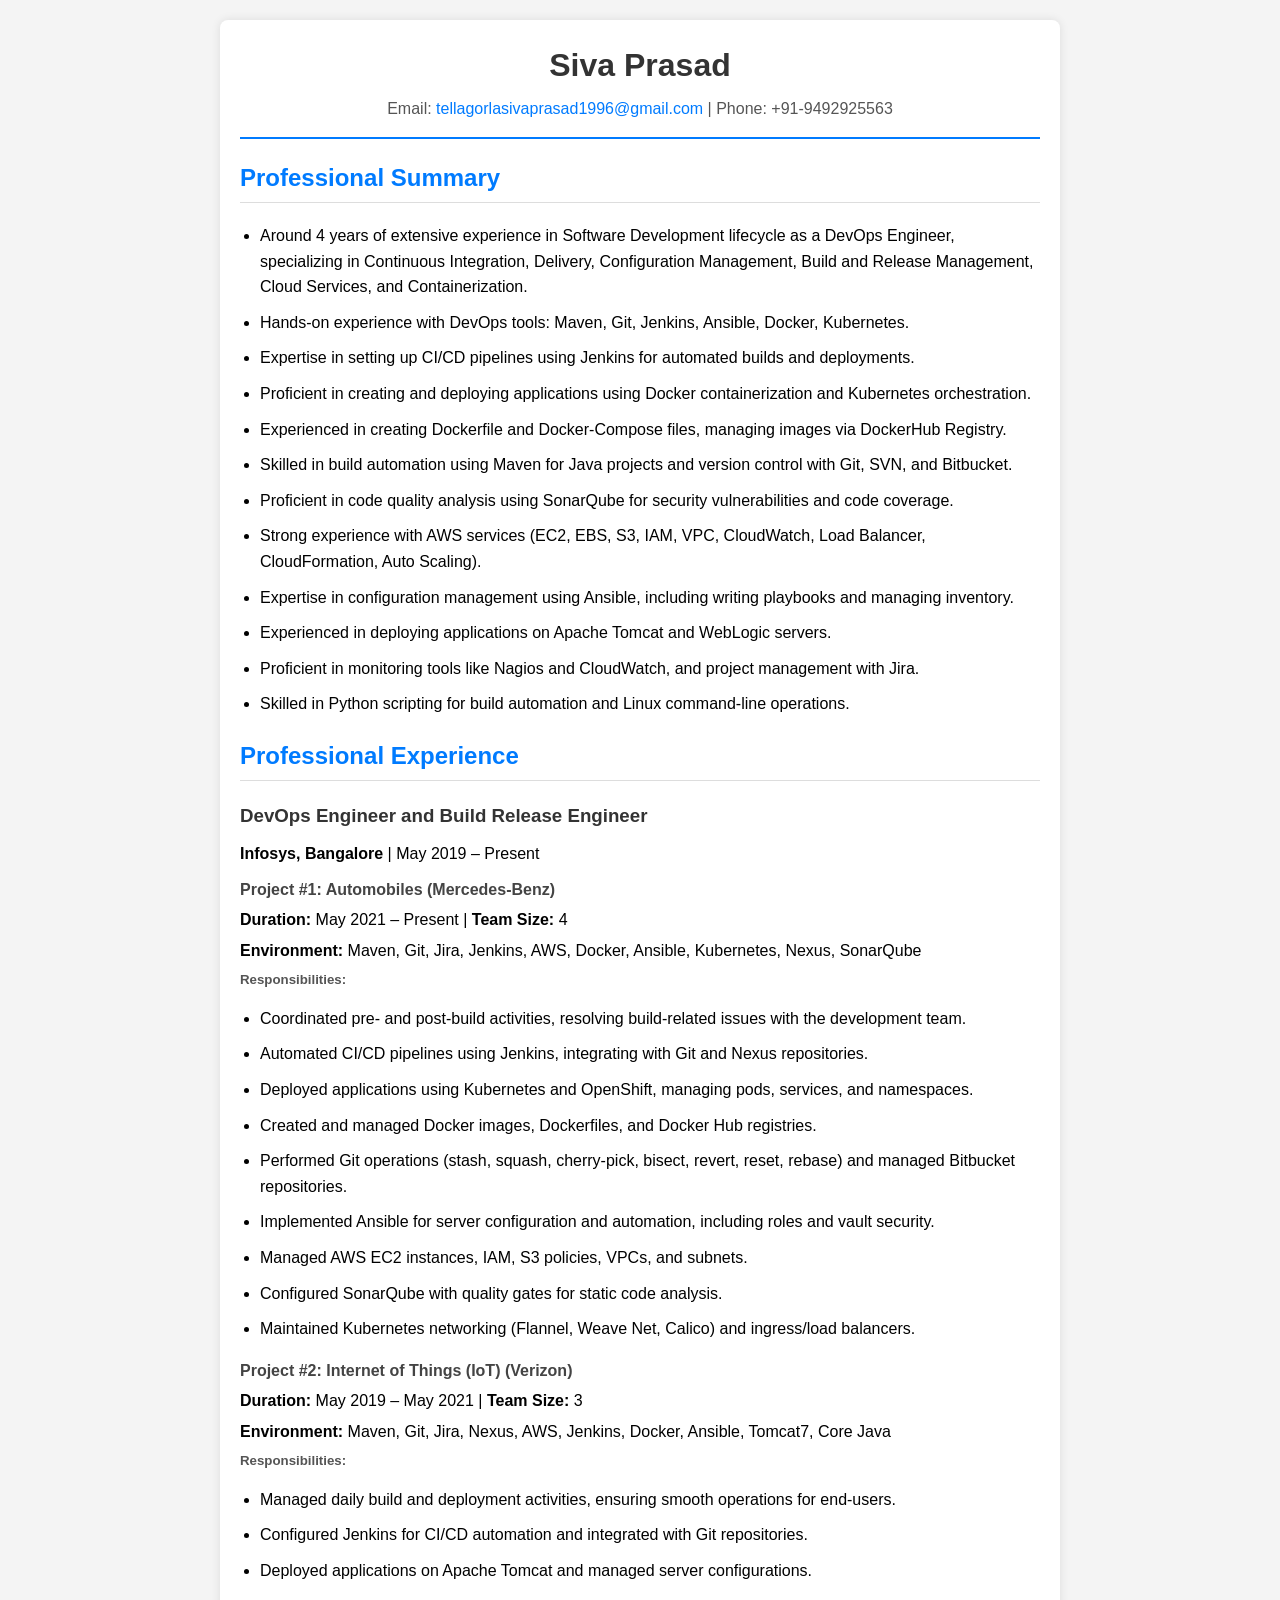
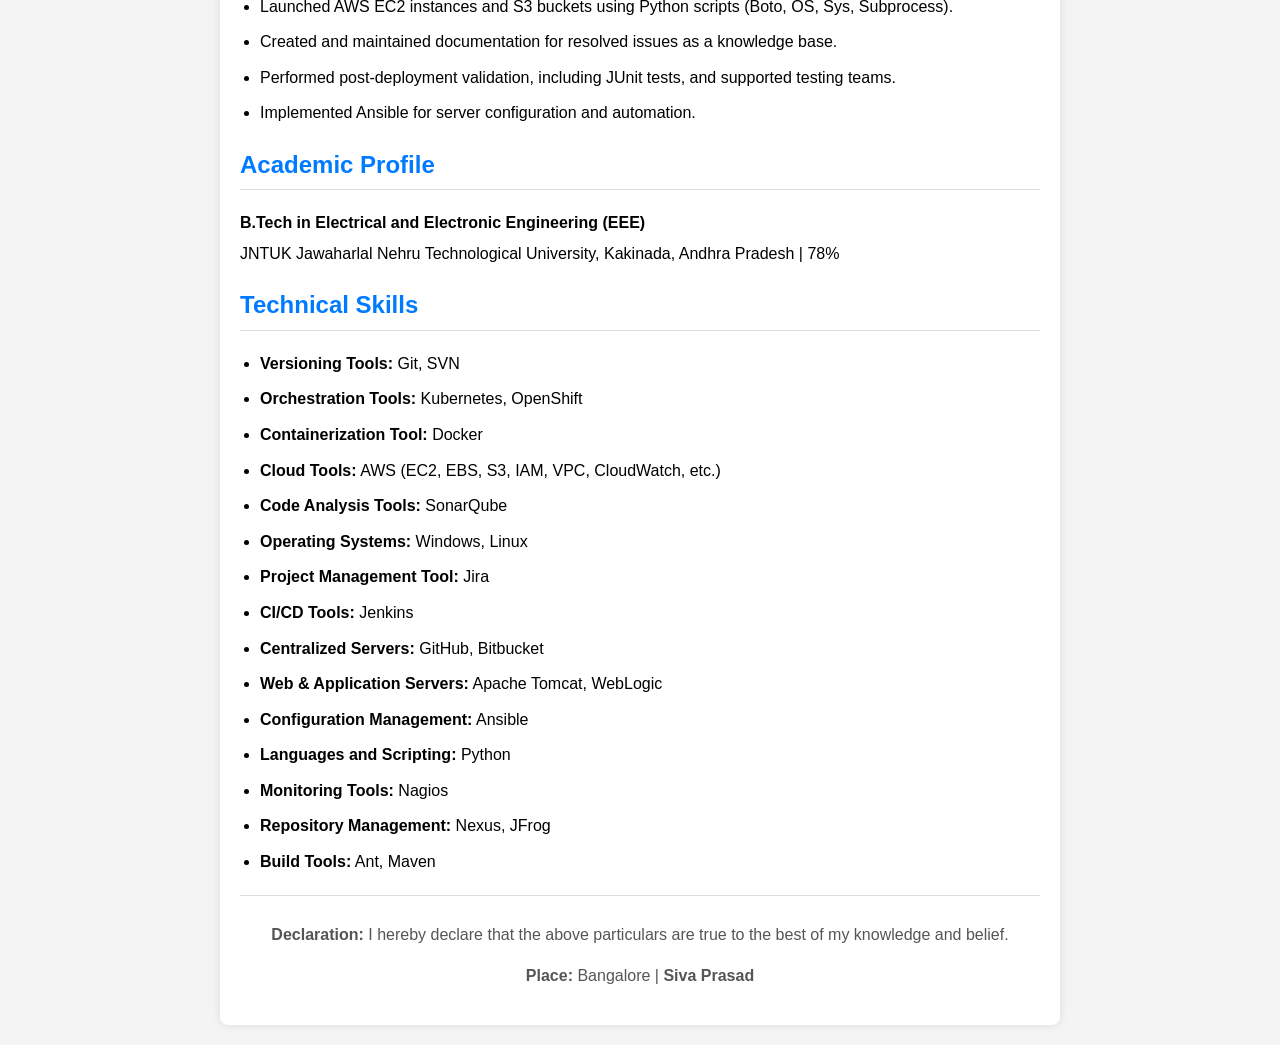
<file: index.html>
<!DOCTYPE html>
<html lang="en">
<head>
    <meta charset="UTF-8">
    <meta name="viewport" content="width=device-width, initial-scale=1.0">
    <title>Siva Prasad - Resume</title>
    <link rel="stylesheet" href="styles/styles.css">
</head>
<body>
    <div class="container">
        <header>
            <h1>Siva Prasad</h1>
            <p>Email: <a href="mailto:tellagorlasivaprasad1996@gmail.com">tellagorlasivaprasad1996@gmail.com</a> | Phone: +91-9492925563</p>
        </header>

        <section class="section">
            <h2>Professional Summary</h2>
            <ul>
                <li>Around 4 years of extensive experience in Software Development lifecycle as a DevOps Engineer, specializing in Continuous Integration, Delivery, Configuration Management, Build and Release Management, Cloud Services, and Containerization.</li>
                <li>Hands-on experience with DevOps tools: Maven, Git, Jenkins, Ansible, Docker, Kubernetes.</li>
                <li>Expertise in setting up CI/CD pipelines using Jenkins for automated builds and deployments.</li>
                <li>Proficient in creating and deploying applications using Docker containerization and Kubernetes orchestration.</li>
                <li>Experienced in creating Dockerfile and Docker-Compose files, managing images via DockerHub Registry.</li>
                <li>Skilled in build automation using Maven for Java projects and version control with Git, SVN, and Bitbucket.</li>
                <li>Proficient in code quality analysis using SonarQube for security vulnerabilities and code coverage.</li>
                <li>Strong experience with AWS services (EC2, EBS, S3, IAM, VPC, CloudWatch, Load Balancer, CloudFormation, Auto Scaling).</li>
                <li>Expertise in configuration management using Ansible, including writing playbooks and managing inventory.</li>
                <li>Experienced in deploying applications on Apache Tomcat and WebLogic servers.</li>
                <li>Proficient in monitoring tools like Nagios and CloudWatch, and project management with Jira.</li>
                <li>Skilled in Python scripting for build automation and Linux command-line operations.</li>
            </ul>
        </section>

        <section class="section">
            <h2>Professional Experience</h2>
            <h3>DevOps Engineer and Build Release Engineer</h3>
            <p><strong>Infosys, Bangalore</strong> | May 2019 – Present</p>
            <h4>Project #1: Automobiles (Mercedes-Benz)</h4>
            <p><strong>Duration:</strong> May 2021 – Present | <strong>Team Size:</strong> 4</p>
            <p><strong>Environment:</strong> Maven, Git, Jira, Jenkins, AWS, Docker, Ansible, Kubernetes, Nexus, SonarQube</p>
            <h5>Responsibilities:</h5>
            <ul>
                <li>Coordinated pre- and post-build activities, resolving build-related issues with the development team.</li>
                <li>Automated CI/CD pipelines using Jenkins, integrating with Git and Nexus repositories.</li>
                <li>Deployed applications using Kubernetes and OpenShift, managing pods, services, and namespaces.</li>
                <li>Created and managed Docker images, Dockerfiles, and Docker Hub registries.</li>
                <li>Performed Git operations (stash, squash, cherry-pick, bisect, revert, reset, rebase) and managed Bitbucket repositories.</li>
                <li>Implemented Ansible for server configuration and automation, including roles and vault security.</li>
                <li>Managed AWS EC2 instances, IAM, S3 policies, VPCs, and subnets.</li>
                <li>Configured SonarQube with quality gates for static code analysis.</li>
                <li>Maintained Kubernetes networking (Flannel, Weave Net, Calico) and ingress/load balancers.</li>
            </ul>

            <h4>Project #2: Internet of Things (IoT) (Verizon)</h4>
            <p><strong>Duration:</strong> May 2019 – May 2021 | <strong>Team Size:</strong> 3</p>
            <p><strong>Environment:</strong> Maven, Git, Jira, Nexus, AWS, Jenkins, Docker, Ansible, Tomcat7, Core Java</p>
            <h5>Responsibilities:</h5>
            <ul>
                <li>Managed daily build and deployment activities, ensuring smooth operations for end-users.</li>
                <li>Configured Jenkins for CI/CD automation and integrated with Git repositories.</li>
                <li>Deployed applications on Apache Tomcat and managed server configurations.</li>
                <li>Launched AWS EC2 instances and S3 buckets using Python scripts (Boto, OS, Sys, Subprocess).</li>
                <li>Created and maintained documentation for resolved issues as a knowledge base.</li>
                <li>Performed post-deployment validation, including JUnit tests, and supported testing teams.</li>
                <li>Implemented Ansible for server configuration and automation.</li>
            </ul>
        </section>

        <section class="section">
            <h2>Academic Profile</h2>
            <p><strong>B.Tech in Electrical and Electronic Engineering (EEE)</strong></p>
            <p>JNTUK Jawaharlal Nehru Technological University, Kakinada, Andhra Pradesh | 78%</p>
        </section>

        <section class="section">
            <h2>Technical Skills</h2>
            <ul>
                <li><strong>Versioning Tools:</strong> Git, SVN</li>
                <li><strong>Orchestration Tools:</strong> Kubernetes, OpenShift</li>
                <li><strong>Containerization Tool:</strong> Docker</li>
                <li><strong>Cloud Tools:</strong> AWS (EC2, EBS, S3, IAM, VPC, CloudWatch, etc.)</li>
                <li><strong>Code Analysis Tools:</strong> SonarQube</li>
                <li><strong>Operating Systems:</strong> Windows, Linux</li>
                <li><strong>Project Management Tool:</strong> Jira</li>
                <li><strong>CI/CD Tools:</strong> Jenkins</li>
                <li><strong>Centralized Servers:</strong> GitHub, Bitbucket</li>
                <li><strong>Web & Application Servers:</strong> Apache Tomcat, WebLogic</li>
                <li><strong>Configuration Management:</strong> Ansible</li>
                <li><strong>Languages and Scripting:</strong> Python</li>
                <li><strong>Monitoring Tools:</strong> Nagios</li>
                <li><strong>Repository Management:</strong> Nexus, JFrog</li>
                <li><strong>Build Tools:</strong> Ant, Maven</li>
            </ul>
        </section>

        <footer>
            <p><strong>Declaration:</strong> I hereby declare that the above particulars are true to the best of my knowledge and belief.</p>
            <p><strong>Place:</strong> Bangalore | <strong>Siva Prasad</strong></p>
        </footer>
    </div>
</body>
</html>
</file>
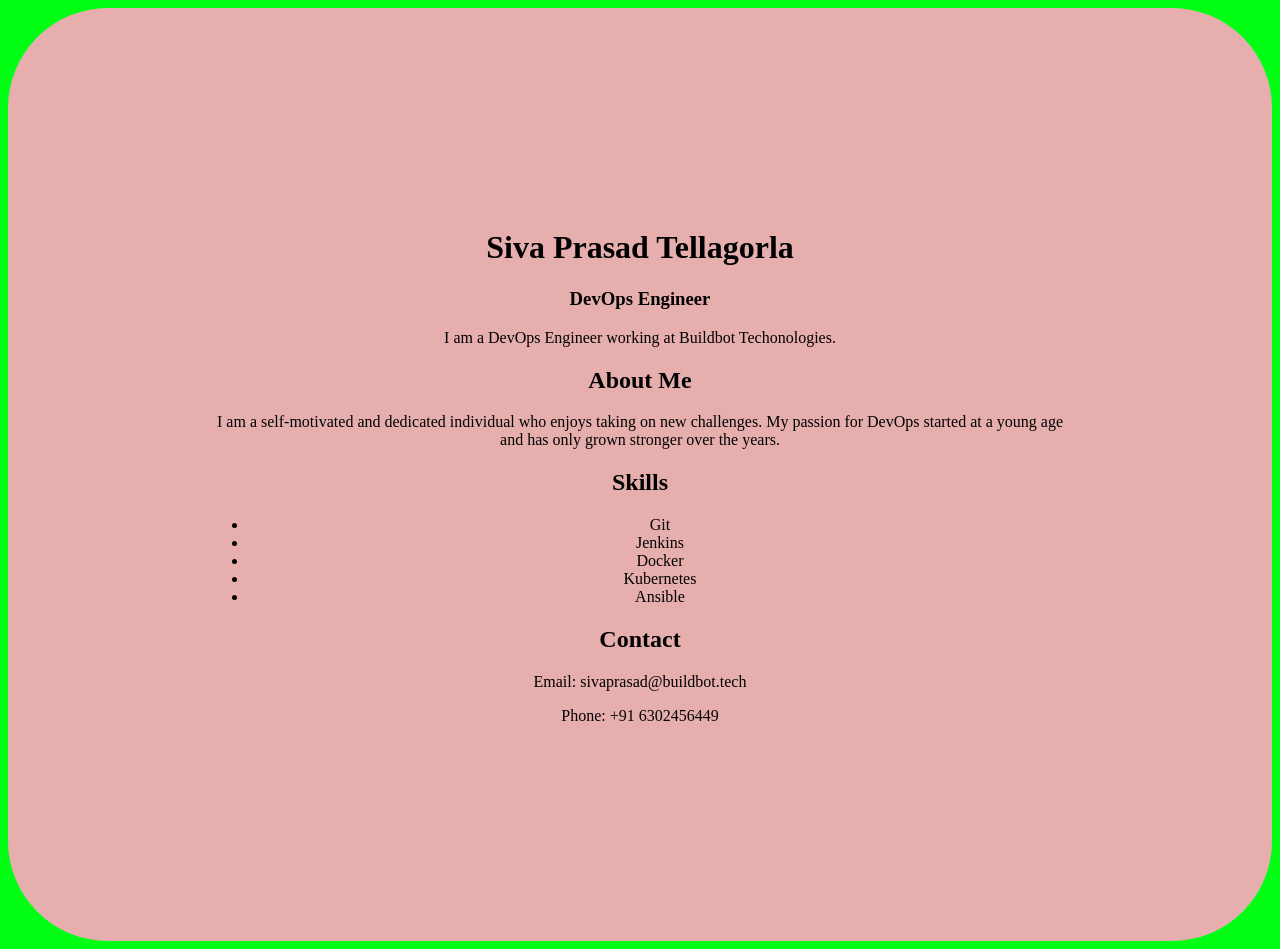
<file: aws/index.html>
<!DOCTYPE html>
<html>
<head>
	<title>Welcome to My Website</title>
	<link rel="stylesheet" type="text/css" href="styles/styles.css">
</head>
<body style="background-color:rgb(0, 255, 21)">
	<div class="container">
		<div class="content">
			<h1>Siva Prasad Tellagorla</h1>
			<h3>DevOps Engineer</h3>
			<p>I am a DevOps Engineer working at Buildbot Techonologies.</p>
			<section id="aboutme">
				<h2>About Me</h2>
				<p>I am a self-motivated and dedicated individual who enjoys taking on new challenges. My passion for DevOps started at a young age and has only grown stronger over the years.</p>
			</section>
			<section id="skills">
				<h2>Skills</h2>
				<ul>
				<li>Git</li>
				<li>Jenkins</li>
				<li>Docker</li>
				<li>Kubernetes</li>
				<li>Ansible</li>
				</ul>
			</section>
			<section id="contact">
				<h2>Contact </h2>
				<p>Email: sivaprasad@buildbot.tech</p>
				<p>Phone: +91 6302456449</p>
			</section>
		</div>
	</div>
</body>
</html>
</file>
<file: styles/styles.css>
body {
    font-family: Arial, sans-serif;
    line-height: 1.6;
    margin: 0;
    padding: 0;
    background-color: #f4f4f4;
}

.container {
    max-width: 800px;
    margin: 20px auto;
    padding: 20px;
    background: #fff;
    border-radius: 8px;
    box-shadow: 0 0 10px rgba(0, 0, 0, 0.1);
}

header {
    text-align: center;
    border-bottom: 2px solid #007bff;
    padding-bottom: 10px;
    margin-bottom: 20px;
}

header h1 {
    margin: 0;
    color: #333;
}

header p {
    margin: 5px 0;
    color: #555;
}

.section {
    margin-bottom: 20px;
}

.section h2 {
    color: #007bff;
    border-bottom: 1px solid #ddd;
    padding-bottom: 5px;
}

.section h3 {
    color: #333;
    margin-bottom: 10px;
}

.section h4 {
    color: #444;
    margin: 10px 0 5px;
}

.section h5 {
    color: #555;
    margin: 5px 0;
}

.section p {
    margin: 5px 0;
}

.section ul {
    list-style-type: disc;
    padding-left: 20px;
}

.section ul li {
    margin-bottom: 10px;
}

footer {
    text-align: center;
    margin-top: 20px;
    padding-top: 10px;
    border-top: 1px solid #ddd;
    color: #555;
}

a {
    color: #007bff;
    text-decoration: none;
}

a:hover {
    text-decoration: underline;
}

@media (max-width: 600px) {
    .container {
        margin: 10px;
        padding: 15px;
    }

    header h1 {
        font-size: 1.5em;
    }

    .section h2 {
        font-size: 1.2em;
    }
}
</file>
<file: aws/styles/styles.css>
.container {
    max-width: 5000px;
    margin: 0 auto;
    padding: 200px;
    text-align: center;
    background-color: #e7aeae;
    border-radius: 100px;
    box-shadow: 10 10 10px rgba(212, 161, 161, 0.3);
  }
  ​
  h1 {
    font-size: 3em;
    color: #333;
    margin-bottom: 20px;
  }
  ​
  p {
    font-size: 1.2em;
    color: #666;
  }
</file>
